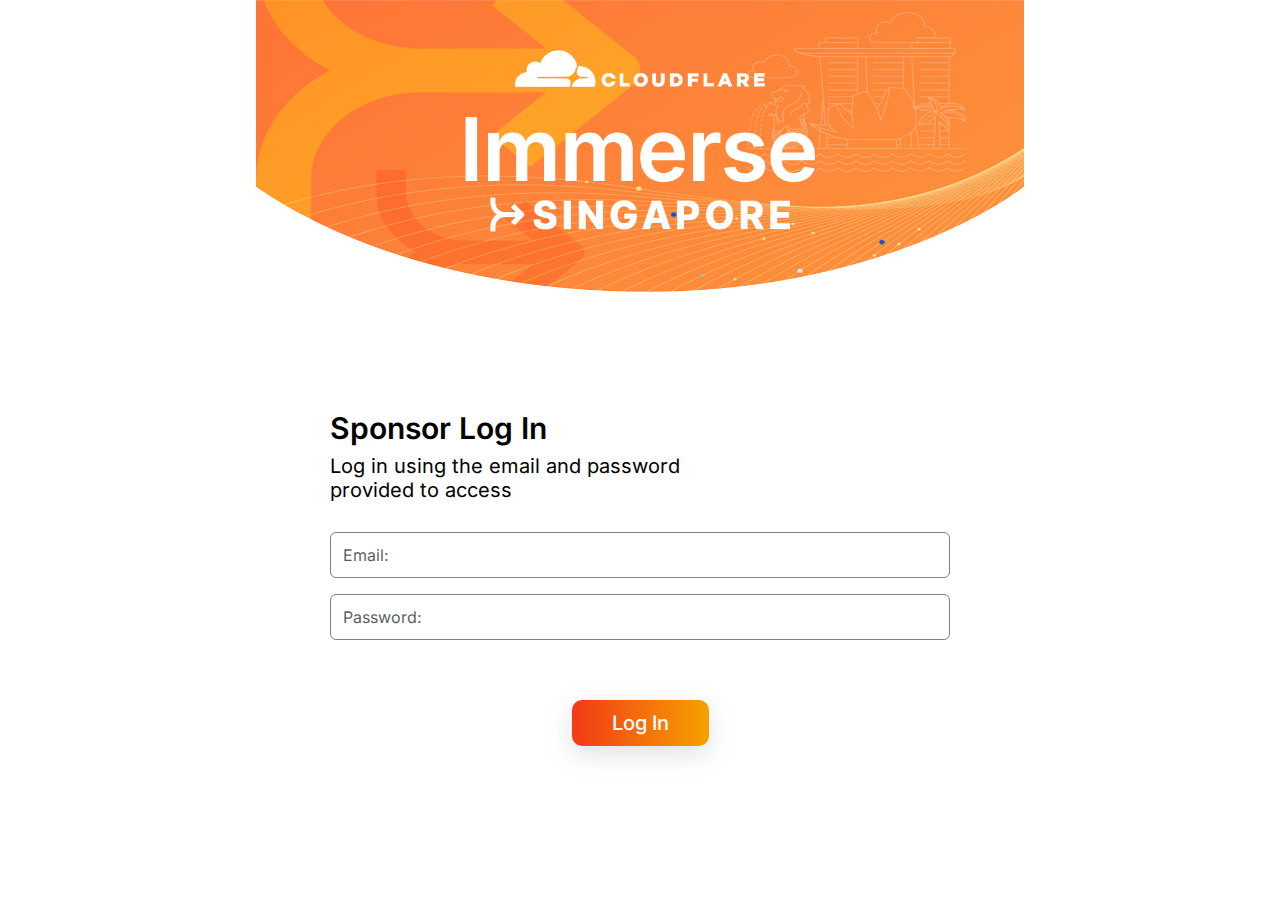
<file: index.html>
<!DOCTYPE html>
<html lang="en">
<head>
    <meta charset="UTF-8">
    <meta name="viewport" content="width=device-width, initial-scale=1.0">
    <title>Cloud Flare</title>
     <!-- --fonts-- -->
     <link rel="stylesheet" href="assets/css/fonts.css">
          <!-- --bootstrap-- -->
      <link rel="stylesheet" href="assets/css/bootstrap.min.css">
    <!-- --style-- -->
     <link rel="stylesheet" href="assets/css/style.css">
</head>
<body>
    <div class="main">
      <section class="login-page">
          <div class="order-logo">
              <img src="assets/image/Asset 4.png" alt="" class="mx-auto logo-one">
              <img src="assets/image/Asset 3 (1).png" alt="" class="mx-auto logo-sec">
            </div>
            <div class="container">
                <div class="login-form">
                    <h3>Sponsor Log In</h3>
                    <p>Log in using the email and password provided to access
                    </p>
                        <form action="">
                            <div class="mb-3">
                              <input 
                                type="email" 
                                class="form-control" 
                                id="email" 
                                name="email" 
                                placeholder="Email:"
                              >
                            </div>
                            <div>
                              <input 
                                type="password" 
                                class="form-control" 
                                id="password" 
                                name="password" 
                                placeholder="Password:"
                              >
                            </div>
                          
                        <div class="submit-btn">
                            <a href="#" class="btn" type="submit">Log In</a>
                        </div>
                    </form>
                </div>
        </div>
      </section>
    </div>
     <!-- --bootstrap-- -->
     <script src="assets/js/bootstrap.bundle.min.js"></script>
     <script src="assets/js/main.js"></script>
</body>
</html>
</file>
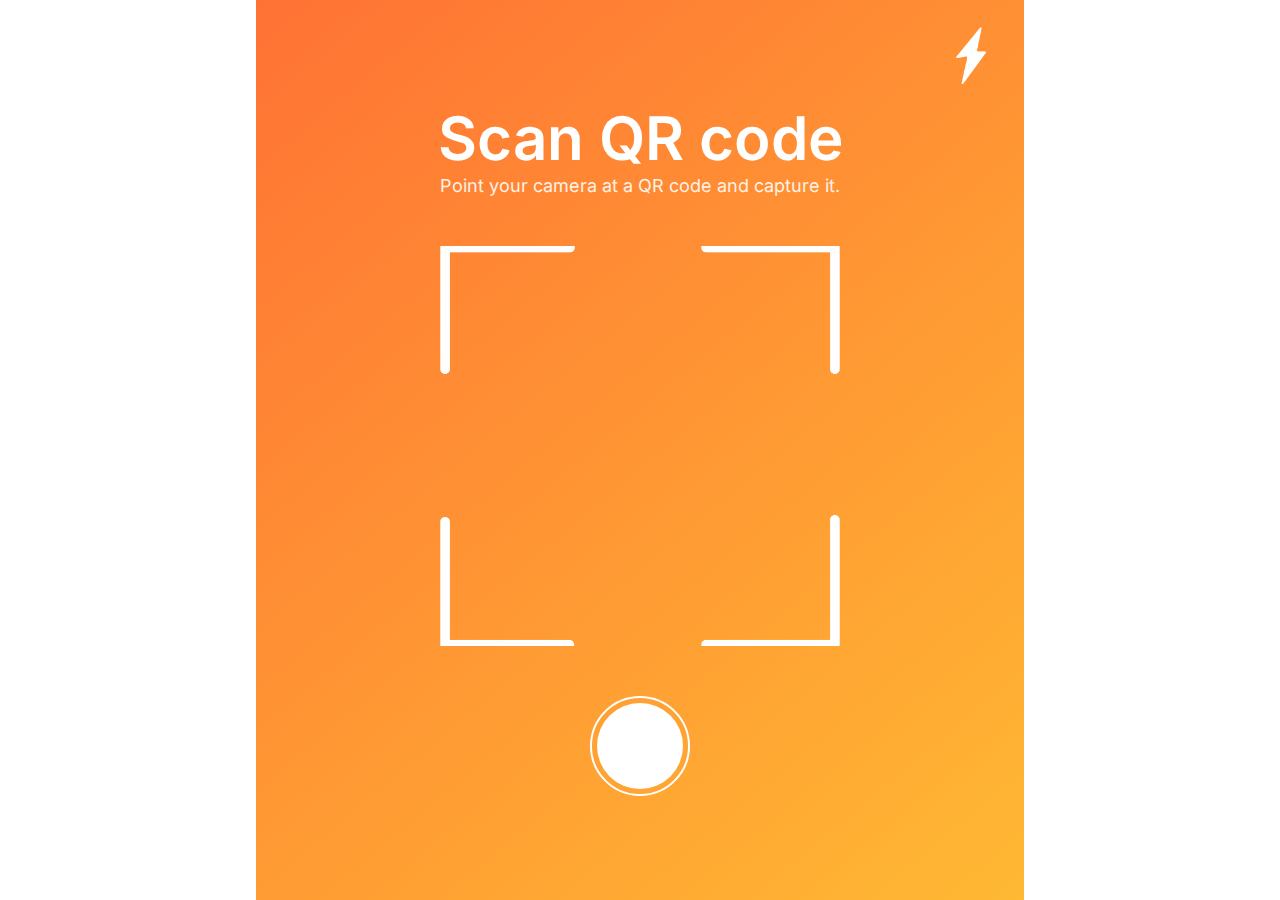
<file: scan-QR.html>
<!DOCTYPE html>
<html lang="en">
<head>
    <meta charset="UTF-8">
    <meta name="viewport" content="width=device-width, initial-scale=1.0">
    <title>Cloud Flare</title>
    <!-- --fonts-- -->
    <link rel="stylesheet" href="assets/css/fonts.css">
         <!-- --bootstrap-- -->
     <link rel="stylesheet" href="assets/css/bootstrap.min.css">
   <!-- --style-- -->
    <link rel="stylesheet" href="assets/css/style.css">
</head>
<body>
    <div class="main">
        <section class="scanner-page">
            <img src="assets/image/top-right.png" alt="" class="top-right">
            <div class="container">
                  <div class="scanner-info">
                    <h2>Scan QR code</h2>
                    <p>Point your camera at a QR code and capture it.
                    </p>
                    <div class="scanner-qr">
                        <video id="vid" class="scanner-scan" autoplay muted></video>
                    </div>
                    <div class="scanner-qr-btn">
                        <button class="btn"></button>
                    </div>
                  </div>
            </div>
        </section>
    </div>
      <!-- --bootstrap-- -->
      <script src="assets/js/bootstrap.bundle.min.js"></script>
      <script src="assets/js/main.js"></script>
</body>
</html>
</file>
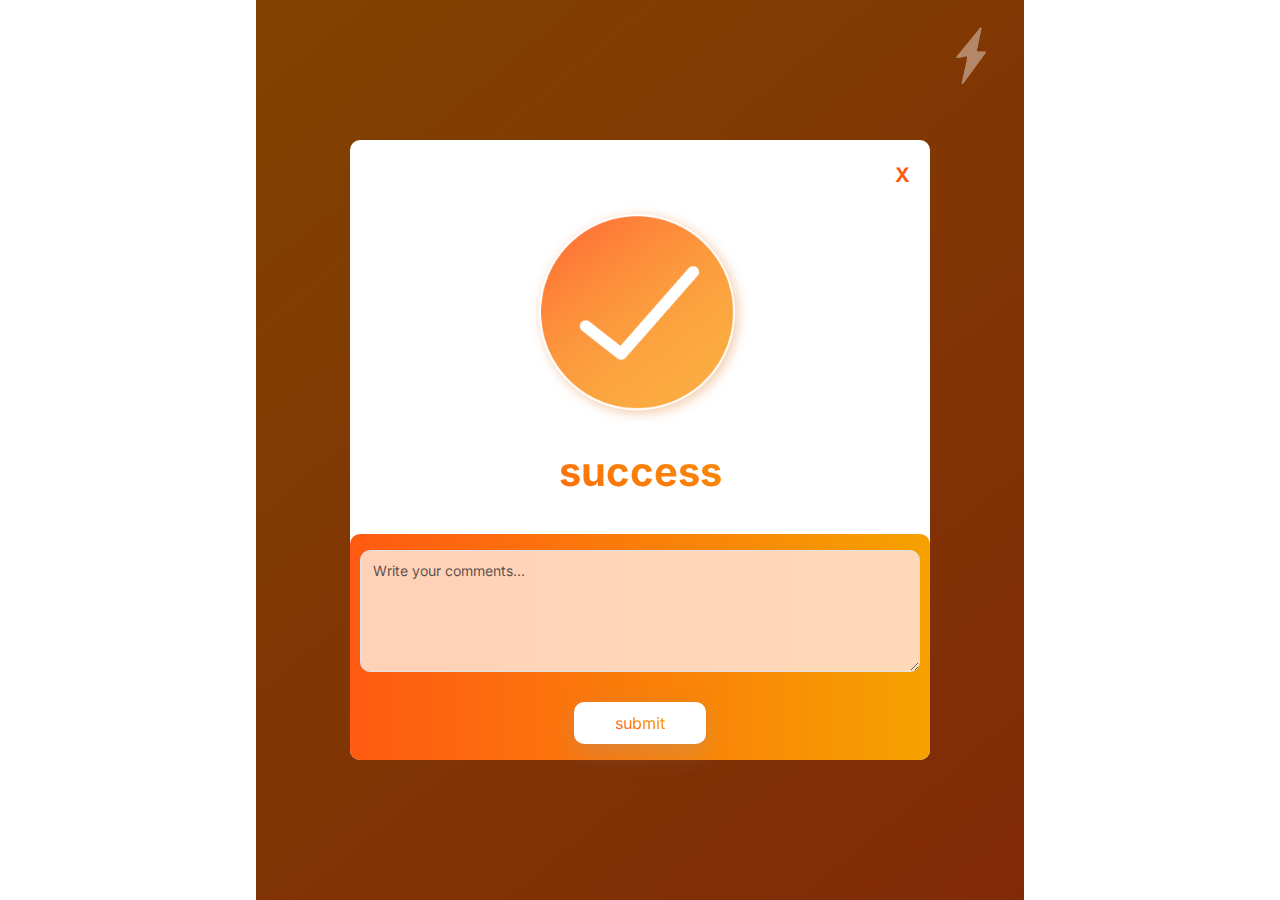
<file: scaner-popup.html>
<!DOCTYPE html>
<html lang="en">
<head>
    <meta charset="UTF-8">
    <meta name="viewport" content="width=device-width, initial-scale=1.0">
    <title>Cloud Flare</title>
    <!-- --fonts-- -->
    <link rel="stylesheet" href="assets/css/fonts.css">
         <!-- --bootstrap-- -->
     <link rel="stylesheet" href="assets/css/bootstrap.min.css">
   <!-- --style-- -->
    <link rel="stylesheet" href="assets/css/style.css">
</head>
<body>
    <div class="main">
        <section class="scanner-popup">
            <img src="assets/image/top-right.png" alt="" class="top-right">
            <div class="container">
                <div class="scan-pop">
                    <div class="close-pop">X</div>
                     <div class="right-check">
                        <img src="assets/image/right.png" alt="" class="mx-auto">
                     </div>
                     <h3 class="success-text">success</h3>
                     <div class="scan-form">
                        <form action="">
                            <textarea class="form-control" id="exampleTextarea" rows="6" placeholder="Write your comments..."></textarea>
                            <div class="textarea-submit">
                                <button class="btn " type="submit"><span>submit</span></button>
                            </div>
                        </form>
                     </div>
                </div>
            </div>
        </section>
    </div>
    <!-- --bootstrap-- -->
    <script src="assets/js/bootstrap.bundle.min.js"></script>
    <script src="assets/js/main.js"></script>
</body>
</html>
</file>
<file: assets/css/fonts.css>
/* inter-100 - Thin */
@font-face {
    font-display: swap;
    font-family: 'Inter';
    font-style: normal;
    font-weight: 100;
    src: url('../fonts/Inter-Thin.woff2') format('woff2');
  }
  
  /* inter-200 - Extra Light */
  @font-face {
    font-display: swap;
    font-family: 'Inter';
    font-style: normal;
    font-weight: 200;
    src: url('../fonts/Inter-ExtraLight.woff2') format('woff2');
  }
  
  /* inter-300 - Light */
  @font-face {
    font-display: swap;
    font-family: 'Inter';
    font-style: normal;
    font-weight: 300;
    src: url('../fonts/Inter-Light.woff2') format('woff2');
  }
  
  /* inter-400 - Regular */
  @font-face {
    font-display: swap;
    font-family: 'Inter';
    font-style: normal;
    font-weight: 400;
    src: url('../fonts/Inter-Regular.woff2') format('woff2');
  }
  
  /* inter-500 - Medium */
  @font-face {
    font-display: swap;
    font-family: 'Inter';
    font-style: normal;
    font-weight: 500;
    src: url('../fonts/Inter-Medium.woff2') format('woff2');
  }
  
  /* inter-600 - Semi Bold */
  @font-face {
    font-display: swap;
    font-family: 'Inter';
    font-style: normal;
    font-weight: 600;
    src: url('../fonts/Inter-SemiBold.woff2') format('woff2');
  }
  
  /* inter-700 - Bold */
  @font-face {
    font-display: swap;
    font-family: 'Inter';
    font-style: normal;
    font-weight: 700;
    src: url('../fonts/Inter-Bold.woff2') format('woff2');
  }
  
  /* inter-800 - Extra Bold */
  @font-face {
    font-display: swap;
    font-family: 'Inter';
    font-style: normal;
    font-weight: 800;
    src: url('../fonts/Inter-ExtraBold.woff2') format('woff2');
  }
  
  /* inter-900 - Black */
  @font-face {
    font-display: swap;
    font-family: 'Inter';
    font-style: normal;
    font-weight: 900;
    src: url('../fonts/Inter-Black.woff2') format('woff2');
  }
  
  /* Optional: Variable font */
  @font-face {
    font-display: swap;
    font-family: 'Inter';
    font-style: normal;
    font-weight: 100 900;
    src: url('../fonts/Inter-VariableFont_slnt,wght.woff2') format('woff2');
  }
  

  /* inter-100 - latin */
@font-face {
  font-display: swap; 
  font-family: 'Inter';
  font-style: normal;
  font-weight: 100;
  src: url('../fonts/inter-v18-latin-100.woff2') format('woff2'); 
}
/* inter-200 - latin */
@font-face {
  font-display: swap; 
  font-family: 'Inter';
  font-style: normal;
  font-weight: 200;
  src: url('../fonts/inter-v18-latin-200.woff2') format('woff2'); 
}
/* inter-300 - latin */
@font-face {
  font-display: swap; 
  font-family: 'Inter';
  font-style: normal;
  font-weight: 300;
  src: url('../fonts/inter-v18-latin-300.woff2') format('woff2'); 
}
/* inter-regular - latin */
@font-face {
  font-display: swap; 
  font-family: 'Inter';
  font-style: normal;
  font-weight: 400;
  src: url('../fonts/inter-v18-latin-regular.woff2') format('woff2'); 
}
/* inter-500 - latin */
@font-face {
  font-display: swap; 
  font-family: 'Inter';
  font-style: normal;
  font-weight: 500;
  src: url('../fonts/inter-v18-latin-500.woff2') format('woff2'); 
}
/* inter-600 - latin */
@font-face {
  font-display: swap; 
  font-family: 'Inter';
  font-style: normal;
  font-weight: 600;
  src: url('../fonts/inter-v18-latin-600.woff2') format('woff2'); 
}
/* inter-700 - latin */
@font-face {
  font-display: swap; 
  font-family: 'Inter';
  font-style: normal;
  font-weight: 700;
  src: url('../fonts/inter-v18-latin-700.woff2') format('woff2'); 
}
/* inter-800 - latin */
@font-face {
  font-display: swap; 
  font-family: 'Inter';
  font-style: normal;
  font-weight: 800;
  src: url('../fonts/inter-v18-latin-800.woff2') format('woff2'); 
}
/* inter-900 - latin */
@font-face {
  font-display: swap; 
  font-family: 'Inter';
  font-style: normal;
  font-weight: 900;
  src: url('../fonts/inter-v18-latin-900.woff2') format('woff2'); 
}
</file>
<file: assets/css/style.css>
* {
  margin: 0;
  padding: 0;
  -webkit-box-sizing: border-box;
  box-sizing: border-box;
}

a {
  text-decoration: none;
}

ul {
  list-style: none;
}

body,
html {
  font-family: "Inter";
  overflow-x: hidden;
}

img {
  display: block;
  max-width: 100%;
}

h1,
h2,
h3,
h4,
h5,
h6,
span,
ul,
li,
a,
p {
  margin: 0;
  padding: 0;
}
:root {
  --text-color: #fff2e5;
}
/* ---main start */
.main {
  width: 100%;
  min-height: 100vh;
  max-width: 768px;
  margin: auto;
  overflow: hidden;
}

.container {
  max-width: 640px !important;
  padding: 0 10px;
  margin: auto;
}
/* ---main end-- */

/* --login-page-start */

.order-logo {
  background-image: url("../image/bg-login.png");
  background-size: 100% 100%;
  background-position: center;
  background-repeat: no-repeat;
  width: 100%;
  height: 100%;
  padding: 50px 0 60px;
}
.logo-sec {
  width: 100%;
  max-width: 350px;
  margin-top: 30px;
}
.logo-one {
  width: 100%;
  max-width: 250px;
}
.login-form {
  padding-top: 120px;
}
.login-form h3 {
  font-size: 30px;
  line-height: 32px;
  font-weight: 600;
  margin-bottom: 10px;
  color: #010101;
}
.login-form p {
  font-size: 20px;
  line-height: 24px;
  font-weight: 400;
  margin-bottom: 30px;
  width: 100%;
  max-width: 400px;
  color: #010101;
}
.login-form form .form-control {
  padding: 10px 12px;
  color: #010101;
  border: 1px solid gray;
}
.login-page .submit-btn {
  margin-top: 60px;
  text-align: center;
}
.login-page .submit-btn .btn {
  background: linear-gradient(to right, #f33a17, #f6a100);
  border-radius: 10px;
  color: white;
  border: none;
  padding: 10px 40px;
  font-size: 20px;
  line-height: 26px;
  font-weight: 500;
  box-shadow: rgba(149, 157, 165, 0.3) 0px 8px 24px;
}

/* --login-page-end */

@media (max-width: 767px) {
  .container {
    max-width: 600px !important;
  }
}
@media (max-width: 640px) {
  .container {
    max-width: 550px !important;
    padding: 0 20px;
  }
  .login-form {
    padding-top: 70px;
  }
}

@media (max-width: 575px) {
  .container {
    max-width: 489px !important;
  }
  .logo-one {
    width: 100%;
    max-width: 220px;
  }
  .logo-sec {
    width: 100%;
    max-width: 200px;
    margin-top: 30px;
  }
  .login-form p {
    font-size: 18px;
    line-height: 24px;
  }
}
@media (max-width: 430px) {
  .order-logo {
    background-size: cover;
  }
}
@media (max-width: 375px) {
  .login-form p {
    font-size: 16px;
    line-height: 23px;
  }
}

/* ---scanner-page--start */
.scanner-page {
  background: linear-gradient(320deg, #ffb933, #ff7234);
  width: 100%;
  height: 100vh;
  display: flex;
  justify-content: center;
  align-items: center;
  position: relative;
}
.top-right{
  position: absolute;
  top: 3%;
  right: 5%;
  width: 100%;
  max-width: 30px;
}
.scanner-info {
  text-align: center;
}
.scanner-info h2 {
  font-size: 60px;
  line-height: 66px;
  font-weight: 600;
  margin-bottom: 5px;
  color: white;
}
.scanner-info p {
  font-size: 18px;
  line-height: 20px;
  font-weight: 400;
  margin-bottom: 5px;
  color: var(--text-color);
}
.scanner-qr {
  width: 400px;
  height: 400px;
  background-image: url("../image/qr.png");
  background-size: cover;
  background-position: center;
  background-repeat: no-repeat;
  margin: 50px auto;
  display: flex;
  justify-content: center;
  align-items: center;
}
.scanner-qr .scanner-scan{
   width: 350px;
   height: 350px;
   object-fit: cover;
   display: block;
}
.scanner-qr-btn {
  border: 2px solid white;
  width: 100px;
  height: 100px;
  border-radius: 50%;
  padding: 5px;
  margin: 0 auto;
}
.scanner-qr-btn .btn{
  width: 100%;
  height: 100%;
  border-radius: 50%;
  background-color: white;
}
@media(max-width:575px){
  .scanner-info h2 {
    font-size: 44px;
    line-height: 48px;
  }
  .scanner-info p {
    font-size: 16px;
    line-height: 20px;
  }
  .scanner-qr{
    width: 350px;
    height: 350px;
  }
  .scanner-qr .scanner-scan{
    width: 300px;
    height: 300px;
 }
  .top-right{
    max-width: 20px;
  }
}
@media(max-width:430px){
  .scanner-qr {
    width: 300px;
    height: 300px;
}
.scanner-qr .scanner-scan{
  width: 260px;
  height: 260px;
}
.scanner-info h2 {
  font-size: 40px;
  line-height: 42px;
}
.scanner-qr-btn{
  width: 80px;
  height: 80px;
}
}

@media(max-width:375px){
  .scanner-qr {
    width: 270px;
    height: 270px;
}
.scanner-qr .scanner-scan{
  width: 240px;
  height: 240px;
}
.scanner-info p {
  font-size: 14px;
  line-height: 16px;
}
.scanner-info h2 {
  font-size: 34px;
  line-height: 40px;
}
}
@media(max-width:320px){
  .scanner-qr {
    width: 250px;
    height: 250px;
}
.scanner-qr .scanner-scan{
  width: 220px;
  height: 220px;
}
.scanner-info p {
  font-size: 12px;
  line-height: 14px;
}
}
/* ---scanner-page--end */


/* ---scanner-popup--start */
.scanner-popup {
  background: linear-gradient(320deg, #812a08, #814200);
  width: 100%;
  height: 100vh;
  display: flex;
  justify-content: center;
  align-items: center;
  position: relative;
  padding: 50px 0;
}

.scan-pop{
background-color: white;
border-radius: 10px;
margin: 0 20px;
}
.scanner-popup .top-right{
  opacity: 0.4;
}
.right-check{
  padding: 10px 0 20px;
}
.right-check img{
  width: 100%;
  max-width: 230px;
}
.scan-form{
  background: linear-gradient(to right, #ff5a12, #f6a100);
  padding: 16px 10px;
  border-radius: 10px;
}
.scan-form textarea{
  background: linear-gradient(to right, #ffd1b7, #ffd9b7);
  font-size: 14px;
  line-height: 16px;
  padding: 12px;
  border-radius: 10px;
  margin-bottom: 30px;
}
.scan-form .textarea-submit{
  display: flex;
  justify-content: center;
}
.scan-form .textarea-submit .btn{
  background-color: white;
  box-shadow: rgba(149, 157, 165, 0.3) 0px 8px 24px;
  font-size: 16px;
  line-height: 20px;
  font-weight: 400;
  padding: 10px 40px;
  border-radius: 10px; 
}
.scan-form .textarea-submit .btn span ,.success-text{
  background: linear-gradient(20deg, #ff5a12, #f6a100);
  -webkit-background-clip: text;
  -webkit-text-fill-color: transparent;
}
.success-text{
 font-size: 40px;
 line-height: 44px;
 font-weight: 700;
 text-align: center;
 margin-bottom: 40px;
}
.close-pop{
  color: #ff5a12;
  text-align: end;
  padding-top: 20px;
  padding-right: 20px;
  font-size: 20px;
  font-weight: 700;
  display: inline;
  display: flex;
  justify-content: end;
}
@media(max-width:430px){
  .scan-pop{
    margin: 0 10px;
  }
}
@media(max-width:430px){
  .right-check img {
    max-width: 202px;
}
}
/* ---scanner-popup--end */
</file>
